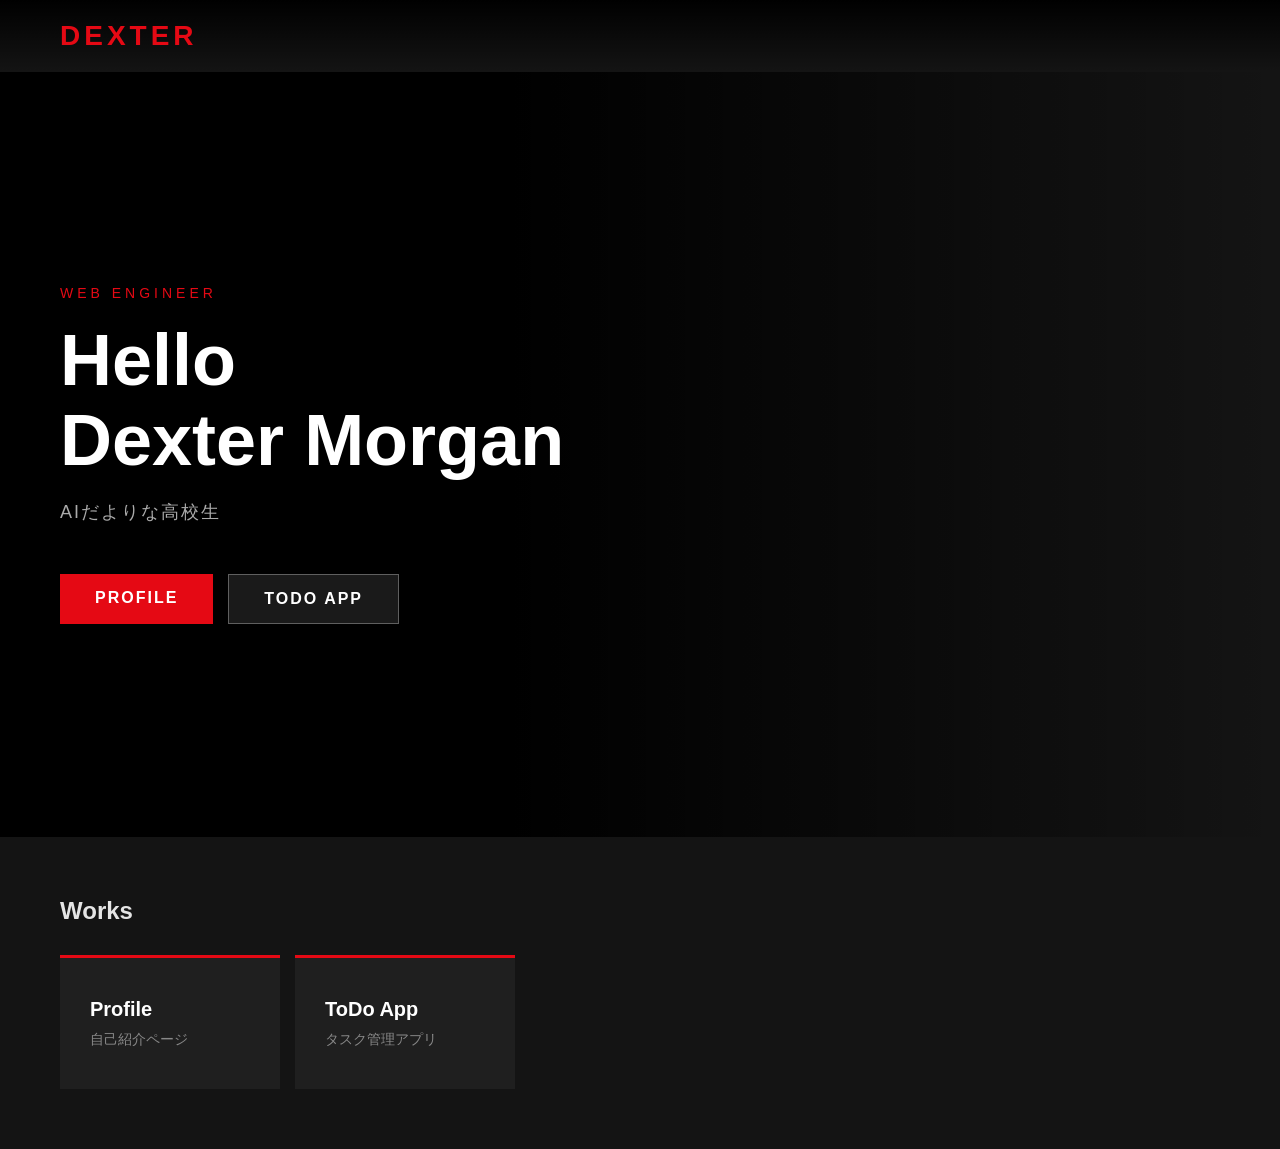
<file: index.html>
<!DOCTYPE html>
<html>
<head>
  <meta charset="UTF-8">
  <title>Dexter Morgan | Portfolio</title>
  <style>
    * { margin: 0; padding: 0; box-sizing: border-box; }
    
    body {
      background-color: #141414;
      color: #ffffff;
      font-family: 'Arial', sans-serif;
      min-height: 100vh;
    }

    nav {
      padding: 20px 60px;
      display: flex;
      justify-content: space-between;
      align-items: center;
      background: linear-gradient(to bottom, #000 0%, transparent 100%);
    }

    .logo {
      font-size: 28px;
      font-weight: bold;
      color: #e50914;
      letter-spacing: 4px;
    }

    .hero {
      padding: 120px 60px;
      background: linear-gradient(to right, #000 40%, transparent 100%),
                  url('https://images.unsplash.com/photo-1478760329108-5c3ed9d495a0?w=1400') center/cover;
      min-height: 85vh;
      display: flex;
      flex-direction: column;
      justify-content: center;
    }

    .tag {
      color: #e50914;
      font-size: 14px;
      letter-spacing: 4px;
      margin-bottom: 20px;
    }

    h1 {
      font-size: 72px;
      font-weight: bold;
      margin-bottom: 20px;
      line-height: 1.1;
    }

    .subtitle {
      color: #aaa;
      font-size: 18px;
      letter-spacing: 2px;
      margin-bottom: 50px;
      max-width: 500px;
    }

    .buttons {
      display: flex;
      gap: 15px;
    }

    .btn-primary {
      padding: 15px 35px;
      background-color: #e50914;
      color: white;
      text-decoration: none;
      font-size: 16px;
      font-weight: bold;
      letter-spacing: 2px;
      transition: background 0.3s;
    }

    .btn-primary:hover {
      background-color: #f40612;
    }

    .btn-secondary {
      padding: 15px 35px;
      background-color: rgba(255,255,255,0.1);
      color: white;
      text-decoration: none;
      font-size: 16px;
      font-weight: bold;
      letter-spacing: 2px;
      border: 1px solid rgba(255,255,255,0.3);
      transition: background 0.3s;
    }

    .btn-secondary:hover {
      background-color: rgba(255,255,255,0.2);
    }

    .works {
      padding: 60px;
    }

    .works h2 {
      font-size: 24px;
      margin-bottom: 30px;
      color: #e5e5e5;
    }

    .cards {
      display: flex;
      gap: 15px;
    }

    .card {
      background-color: #1f1f1f;
      padding: 40px 30px;
      width: 220px;
      text-decoration: none;
      color: white;
      transition: transform 0.3s, background 0.3s;
      border-top: 3px solid #e50914;
    }

    .card:hover {
      transform: scale(1.05);
      background-color: #2a2a2a;
    }

    .card h3 {
      font-size: 20px;
      margin-bottom: 10px;
    }

    .card p {
      color: #888;
      font-size: 14px;
    }
  </style>
</head>
<body>

  <nav>
    <div class="logo">DEXTER</div>
  </nav>

  <div class="hero">
    <p class="tag">WEB ENGINEER</p>
    <h1>Hello<br>Dexter Morgan</h1>
    <p class="subtitle">AIだよりな高校生</p>
    <div class="buttons">
      <a href="profile.html" class="btn-primary">PROFILE</a>
      <a href="todo.html" class="btn-secondary">TODO APP</a>
    </div>
  </div>

  <div class="works">
    <h2>Works</h2>
    <div class="cards">
      <a href="profile.html" class="card">
        <h3>Profile</h3>
        <p>自己紹介ページ</p>
      </a>
      <a href="todo.html" class="card">
        <h3>ToDo App</h3>
        <p>タスク管理アプリ</p>
      </a>
    </div>
  </div>

</body>
</html>
</file>
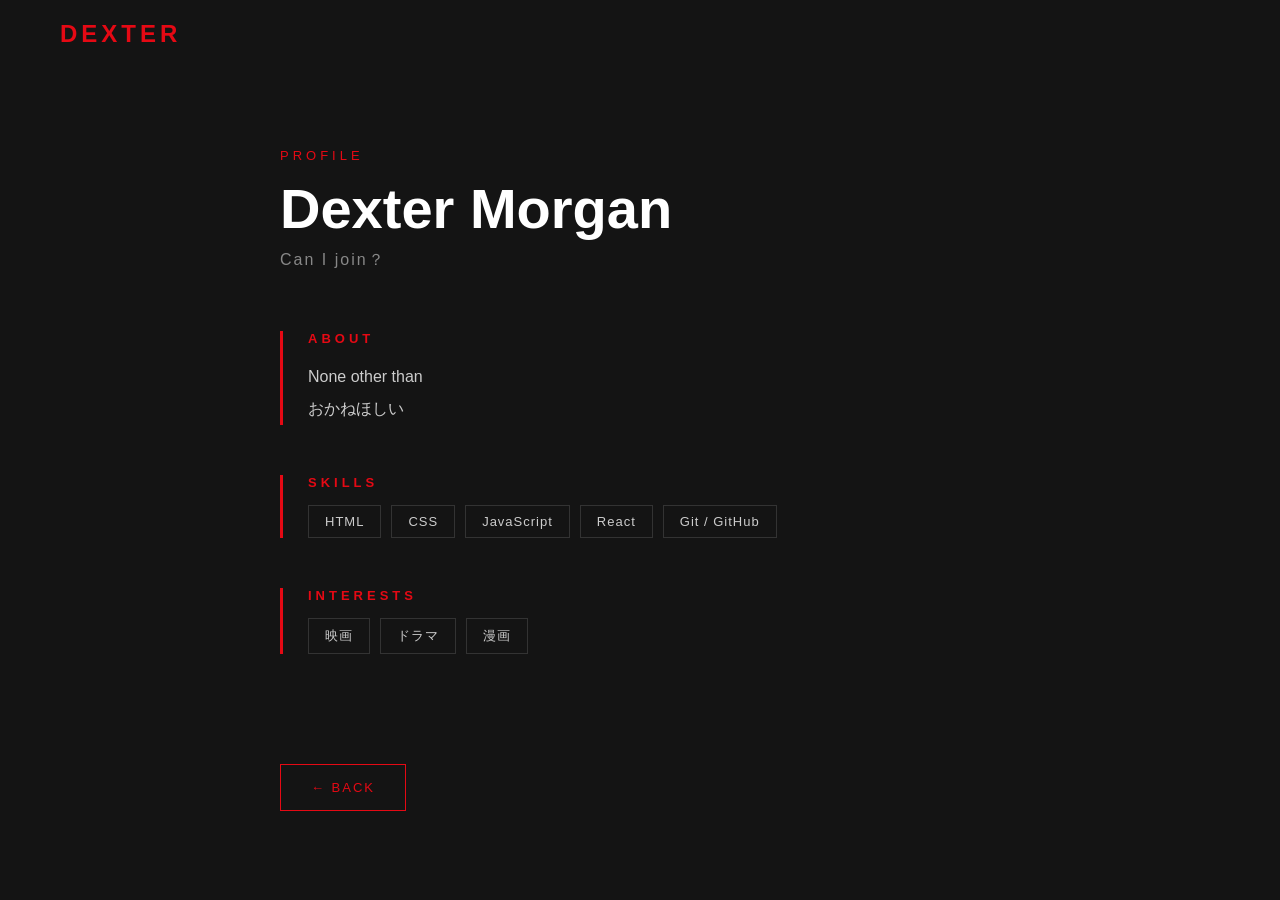
<file: profile.html>
<!DOCTYPE html>
<html>
<head>
  <meta charset="UTF-8">
  <title>Profile | Dexter Morgan</title>
  <style>
    * { margin: 0; padding: 0; box-sizing: border-box; }

    body {
      background-color: #141414;
      color: #ffffff;
      font-family: Arial, sans-serif;
      min-height: 100vh;
    }

    nav {
      padding: 20px 60px;
      display: flex;
      justify-content: space-between;
      align-items: center;
    }

    .logo {
      font-size: 24px;
      font-weight: bold;
      color: #e50914;
      letter-spacing: 4px;
      text-decoration: none;
    }

    .container {
      max-width: 800px;
      margin: 80px auto;
      padding: 0 40px;
    }

    .tag {
      color: #e50914;
      font-size: 13px;
      letter-spacing: 4px;
      margin-bottom: 15px;
    }

    h1 {
      font-size: 56px;
      font-weight: bold;
      margin-bottom: 10px;
      line-height: 1.1;
    }

    .subtitle {
      color: #888;
      font-size: 16px;
      letter-spacing: 2px;
      margin-bottom: 60px;
    }

    .section {
      margin-bottom: 50px;
      border-left: 3px solid #e50914;
      padding-left: 25px;
    }

    .section h2 {
      font-size: 13px;
      color: #e50914;
      letter-spacing: 4px;
      margin-bottom: 15px;
    }

    .section p {
      color: #ccc;
      font-size: 16px;
      line-height: 2;
    }

    .tags {
      display: flex;
      flex-wrap: wrap;
      gap: 10px;
      margin-top: 10px;
    }

    .tag-item {
      padding: 8px 16px;
      border: 1px solid #333;
      color: #ccc;
      font-size: 13px;
      letter-spacing: 1px;
    }

    .back {
      display: inline-block;
      margin-top: 60px;
      padding: 15px 30px;
      border: 1px solid #e50914;
      color: #e50914;
      text-decoration: none;
      letter-spacing: 2px;
      font-size: 13px;
      transition: all 0.3s;
    }

    .back:hover {
      background-color: #e50914;
      color: white;
    }
  </style>
</head>
<body>

  <nav>
    <a href="index.html" class="logo">DEXTER</a>
  </nav>

  <div class="container">
    <p class="tag">PROFILE</p>
    <h1>Dexter Morgan</h1>
    <p class="subtitle">Can I join？</p>

    <div class="section">
      <h2>ABOUT</h2>
      <p>None other than<br>おかねほしい</p>
    </div>

    <div class="section">
      <h2>SKILLS</h2>
      <div class="tags">
        <span class="tag-item">HTML</span>
        <span class="tag-item">CSS</span>
        <span class="tag-item">JavaScript</span>
        <span class="tag-item">React</span>
        <span class="tag-item">Git / GitHub</span>
      </div>
    </div>

    <div class="section">
      <h2>INTERESTS</h2>
      <div class="tags">
        <span class="tag-item">映画</span>
        <span class="tag-item">ドラマ</span>
        <span class="tag-item">漫画</span>
      </div>
    </div>

    <a href="index.html" class="back">← BACK</a>
  </div>

</body>
</html>
</file>
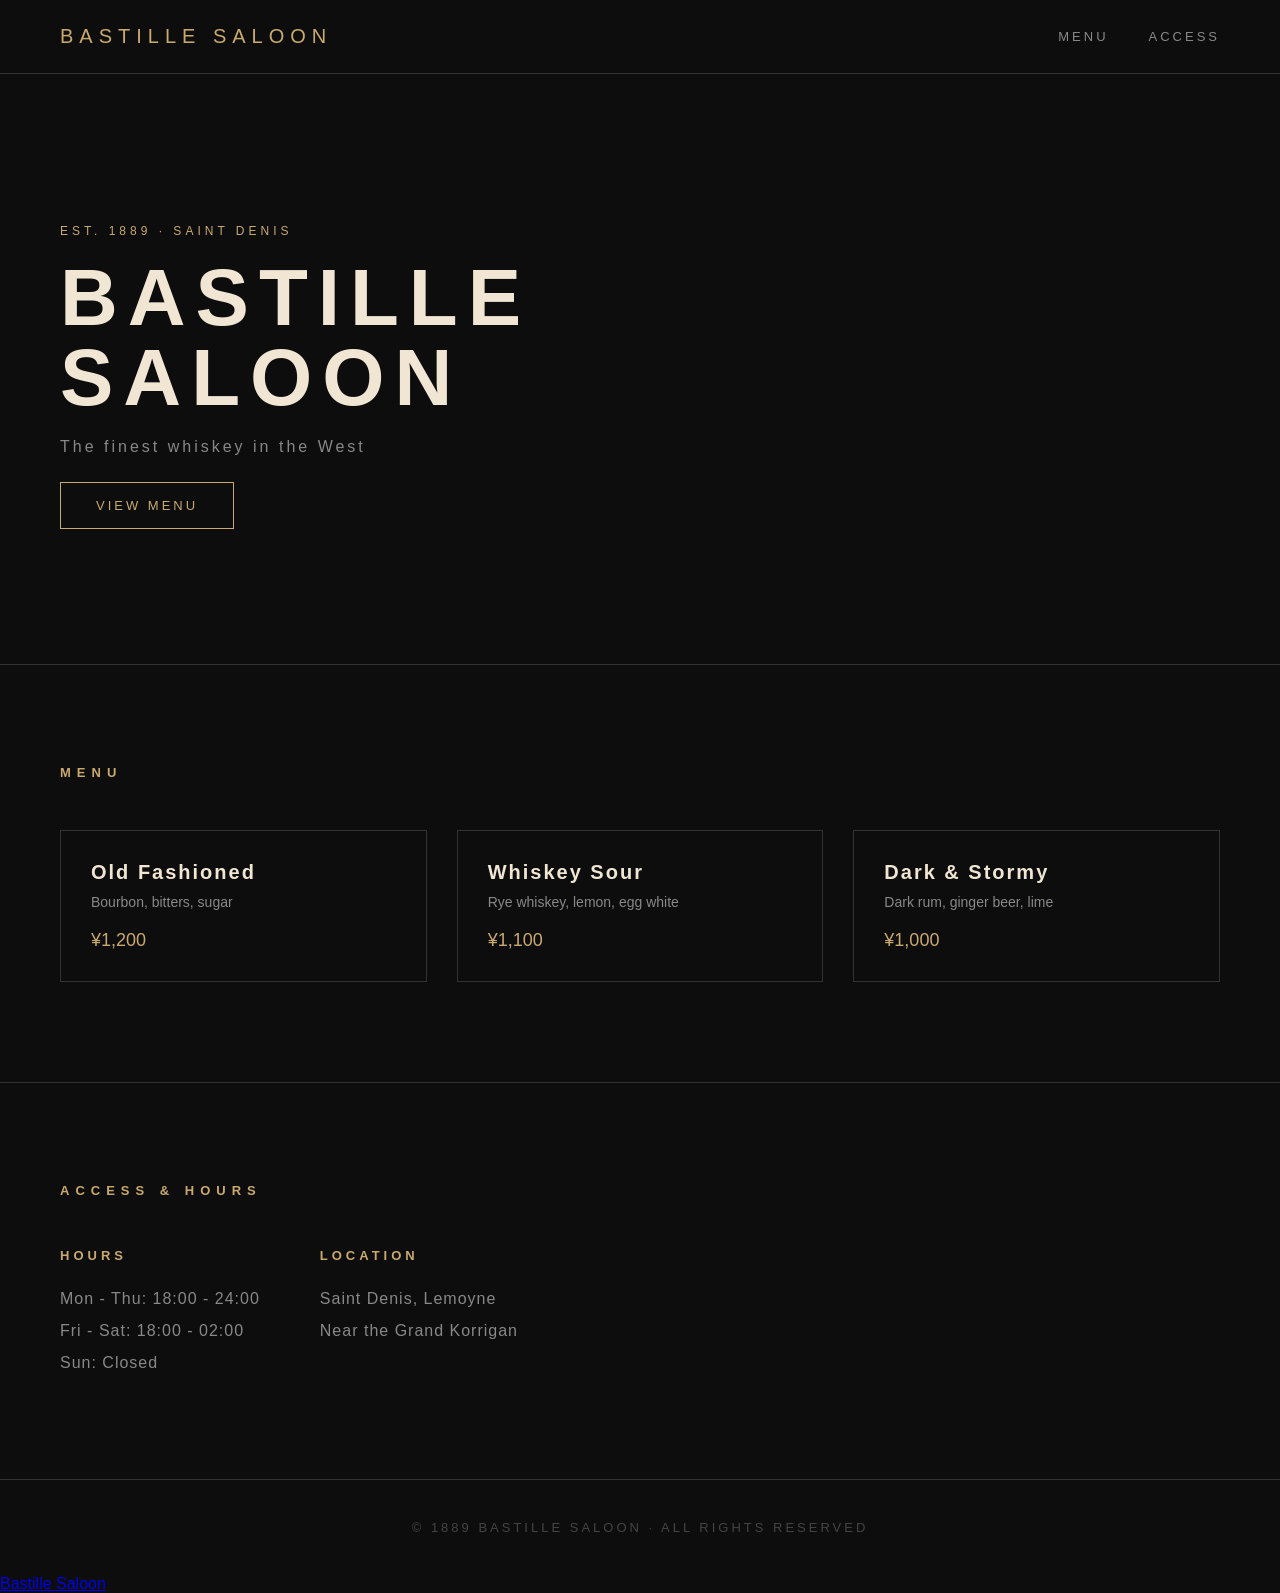
<file: restaurant.html>
<!DOCTYPE html>
<html>
<head>
  <meta charset="UTF-8">
  <title>Bastille Saloon</title>
  <style>
    * { margin: 0; padding: 0; box-sizing: border-box; }

    body {
      background-color: #0d0d0d;
      color: #f0e6d3;
      font-family: Arial, sans-serif;
    }

    nav {
      padding: 25px 60px;
      border-bottom: 1px solid #333;
      display: flex;
      justify-content: space-between;
      align-items: center;
    }

    .logo {
      font-size: 20px;
      letter-spacing: 6px;
      color: #c9a96e;
    }

    .nav-links {
      display: flex;
      gap: 40px;
    }

    .nav-links a {
      color: #888;
      text-decoration: none;
      letter-spacing: 3px;
      font-size: 13px;
      transition: color 0.3s;
    }

    .nav-links a:hover {
      color: #c9a96e;
    }

    .hero {
      padding: 150px 60px;
      border-bottom: 1px solid #333;
    }

    .tag {
      color: #c9a96e;
      font-size: 12px;
      letter-spacing: 4px;
      margin-bottom: 20px;
    }

    h1 {
      font-size: 80px;
      letter-spacing: 10px;
      line-height: 1;
      margin-bottom: 20px;
    }

    .subtitle {
      color: #888;
      letter-spacing: 3px;
      margin-bottom: 40px;
    }

    .btn {
      padding: 15px 35px;
      border: 1px solid #c9a96e;
      color: #c9a96e;
      text-decoration: none;
      letter-spacing: 3px;
      font-size: 13px;
      transition: all 0.3s;
    }

    .btn:hover {
      background-color: #c9a96e;
      color: #0d0d0d;
    }

    section {
      padding: 100px 60px;
      border-bottom: 1px solid #333;
    }

    h2 {
      font-size: 13px;
      letter-spacing: 6px;
      color: #c9a96e;
      margin-bottom: 50px;
    }

    .menu-grid {
      display: flex;
      gap: 30px;
    }

    .menu-item {
      border: 1px solid #333;
      padding: 30px;
      flex: 1;
      transition: all 0.3s;
    }

    .menu-item:hover {
      border-color: #c9a96e;
      box-shadow: 0 0 20px rgba(201, 169, 110, 0.2);
      transform: translateY(-5px);
    }

    .menu-item h3 {
      font-size: 20px;
      margin-bottom: 10px;
      letter-spacing: 2px;
    }

    .menu-item p {
      color: #888;
      font-size: 14px;
      margin-bottom: 20px;
    }

    .menu-item span {
      color: #c9a96e;
      font-size: 18px;
    }

    .access-grid {
      display: flex;
      gap: 60px;
    }

    .access-item h3 {
      font-size: 13px;
      letter-spacing: 4px;
      color: #c9a96e;
      margin-bottom: 20px;
    }

    .access-item p {
      color: #888;
      line-height: 2;
      letter-spacing: 1px;
    }

    footer {
      padding: 40px 60px;
      text-align: center;
      color: #444;
      font-size: 13px;
      letter-spacing: 3px;
    }
  </style>
</head>
<body>

  <nav>
    <div class="logo">BASTILLE SALOON</div>
    <div class="nav-links">
      <a href="#menu">MENU</a>
      <a href="#access">ACCESS</a>
    </div>
  </nav>

  <div class="hero">
    <p class="tag">EST. 1889 · SAINT DENIS</p>
    <h1>BASTILLE<br>SALOON</h1>
    <p class="subtitle">The finest whiskey in the West</p>
    <a href="#menu" class="btn">VIEW MENU</a>
  </div>

  <section id="menu">
    <h2>MENU</h2>
    <div class="menu-grid">
      <div class="menu-item">
        <h3>Old Fashioned</h3>
        <p>Bourbon, bitters, sugar</p>
        <span>¥1,200</span>
      </div>
      <div class="menu-item">
        <h3>Whiskey Sour</h3>
        <p>Rye whiskey, lemon, egg white</p>
        <span>¥1,100</span>
      </div>
      <div class="menu-item">
        <h3>Dark & Stormy</h3>
        <p>Dark rum, ginger beer, lime</p>
        <span>¥1,000</span>
      </div>
    </div>
  </section>

  <section id="access">
    <h2>ACCESS & HOURS</h2>
    <div class="access-grid">
      <div class="access-item">
        <h3>HOURS</h3>
        <p>Mon - Thu: 18:00 - 24:00</p>
        <p>Fri - Sat: 18:00 - 02:00</p>
        <p>Sun: Closed</p>
      </div>
      <div class="access-item">
        <h3>LOCATION</h3>
        <p>Saint Denis, Lemoyne</p>
        <p>Near the Grand Korrigan</p>
      </div>
    </div>
  </section>

  <footer>
    © 1889 BASTILLE SALOON · ALL RIGHTS RESERVED
  </footer>

  <a href="restaurant.html">Bastille Saloon</a>

</body>
</html>
</file>
